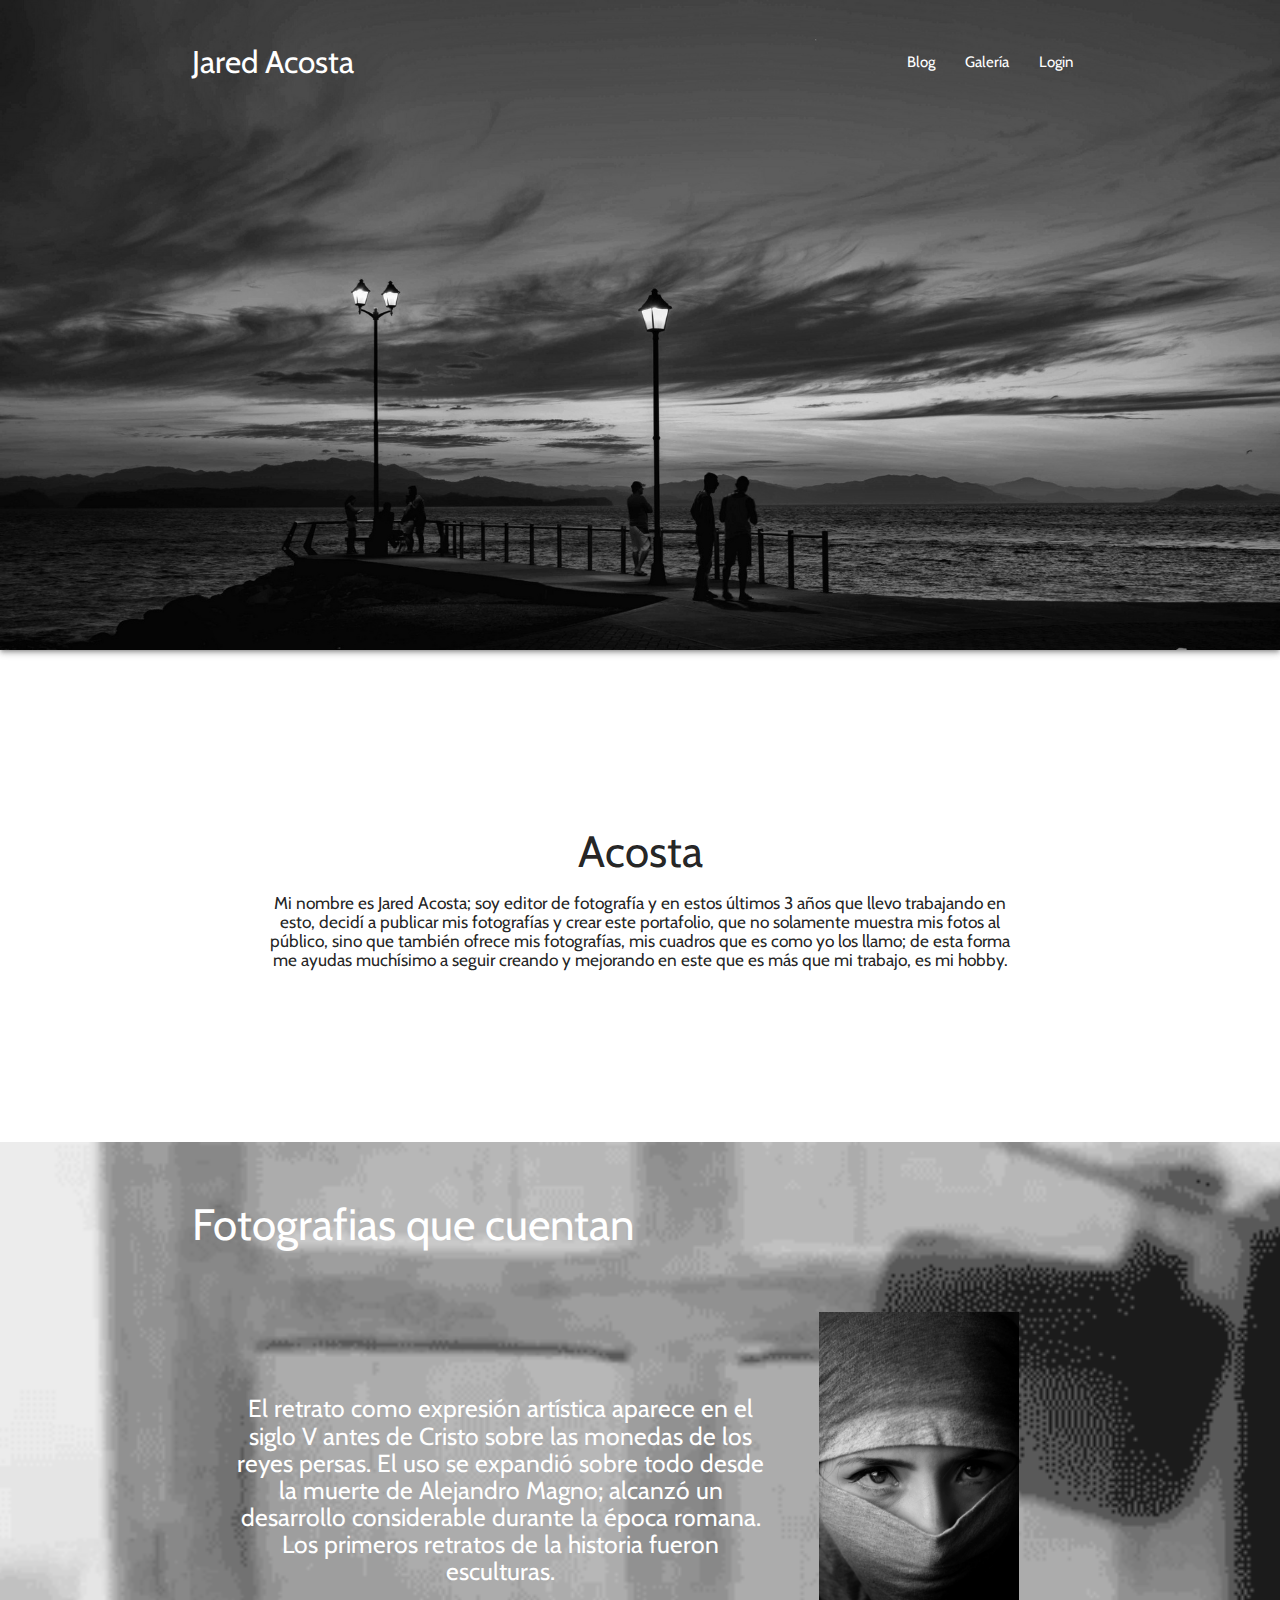
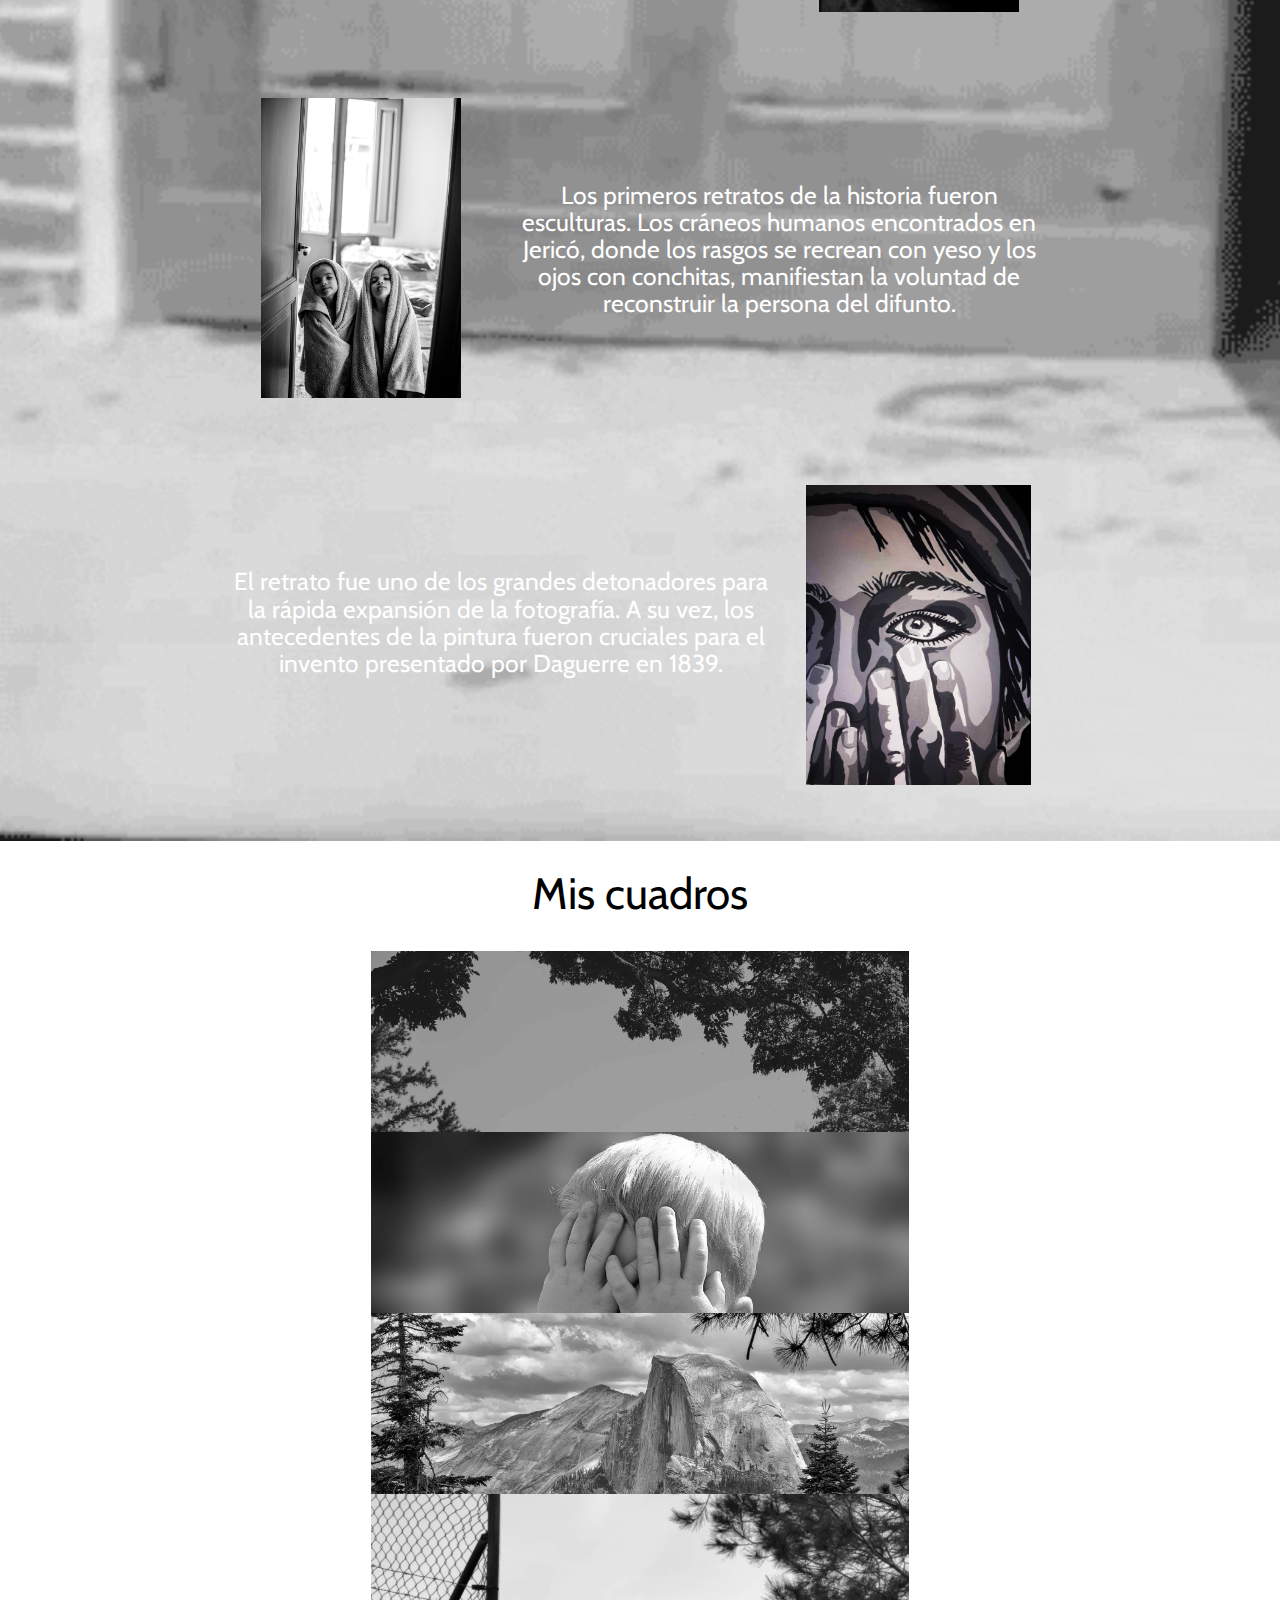
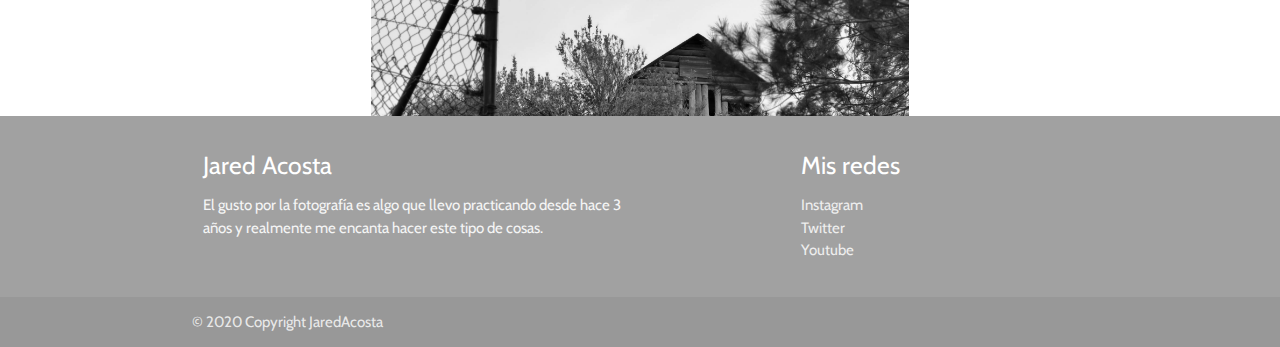
<file: index.html>
<!DOCTYPE html>
<html lang="es">
<head>
    <meta charset="UTF-8">
    <meta name="viewport" content="width=device-width, initial-scale=1.0">
    <title>Acosta</title>

    <link rel="preconnect" href="https://fonts.gstatic.com">
    <link href="https://fonts.googleapis.com/css2?family=Cabin:wght@500&display=swap" rel="stylesheet">
    <link href="https://fonts.googleapis.com/icon?family=Material+Icons" rel="stylesheet">
    <link rel="stylesheet" href="https://cdnjs.cloudflare.com/ajax/libs/materialize/1.0.0/css/materialize.min.css">
    <link rel="stylesheet" href="/styles/styles.css">

</head>
<body>

  <header>
    <nav>
      <div class="nav-wrapper">
        <div class="container">
          <a href="#" class="space1 brand-logo">Jared Acosta</a>
          <ul id="nav-mobile" class="right space1">
            <li><a href="blog.html">Blog</a></li>
            <li><a href="galeria.html">Galería</a></li>
            <li><a href="mas.html">Login</a></li>
          </ul>
        </div>
        <section class="header-main-pic z-depth-2"></section>
      </div>
    </nav>
  </header>

  <section class="container">
    <div class="primeraparte">
      <h3 class="center">Acosta</h3>
      <div class="col s12 m6 l4 center">
        <h6>Mi nombre es Jared Acosta; soy editor de fotografía y en estos últimos 3 años que llevo trabajando en esto, decidí a publicar mis fotografías y crear este portafolio, que no solamente muestra mis fotos al público, sino que también ofrece mis fotografías, mis cuadros que es como yo los llamo; de esta forma me ayudas muchísimo a seguir creando y mejorando en este que es más que mi trabajo, es mi hobby.</h6>
      </div>
    </div>
  </section>

  <section class="fondo">
  <div class="container white-text">
    <h3 class="left letra1">Fotografias que cuentan</h3>
    <main>
        <div class="row">
          <div class="col s12 m12 l8 center">
            <h5>El retrato como expresión artística aparece en el siglo V antes de Cristo sobre las monedas de los reyes persas. El uso se expandió sobre todo desde la muerte de Alejandro Magno; alcanzó un desarrollo considerable durante la época romana. Los primeros retratos de la historia fueron esculturas.</h5>
        </div>
        <div class="col s12 m12 l4 center">
          <img class="imagencool" src="/styles/Imagenes/retrato2.jpg" alt="">
        </div>
        </div>
    </main>
      
  <main class="voltear">
    <div class="row">
      <div class="col s12 m12 l4 center hide-on-med-only hide-on-small-only">
        <img class="imagencool" src="/styles/Imagenes/dos personas.jpg" alt="">
      </div>
      <div class="col s12 m12 l8 center">
        <h5>Los primeros retratos de la historia fueron esculturas. Los cráneos humanos encontrados en Jericó, donde los rasgos se recrean con yeso y los ojos con conchitas, manifiestan la voluntad de reconstruir la persona del difunto.</h5>
      </div>
      <div class="col s12 m12 l4 center show-on-small hide-on-large-only">
        <img class="imagencool" src="/styles/Imagenes/dos personas.jpg" alt="">
      </div>
    </div>
  </main>
    
    <main>
      <div class="row">
        <div class=" valign-wrapper col s12 m12 l8 center">
          <h5>El retrato fue uno de los grandes detonadores para la rápida expansión de la fotografía. A su vez, los antecedentes de la pintura fueron cruciales para el invento presentado por Daguerre en 1839.</h5>
        </div>
        <div class="col s12 m12 l4 center">
          <img class="imagencool" src="/styles/Imagenes/Face.jpg" alt="">
        </div>
      </div>
    </main>
  </div>
  </section>

  <section class="container col s12">
    <h3 class="center"><a class="black-text" href="galeria.html">Mis cuadros</a></h3>
      <div class="container-2">
        <div class="item"><img src="/styles/Imagenes/silla.jpg" alt=""></div>
        <div class="item"><img src="/styles/Imagenes/Retrato bebe.jpg" alt=""></div>
        <div class="item"><img src="/styles/Imagenes/paiseaje.jpg" alt=""></div>
        <div class="item"><img src="/styles/Imagenes/colourised.jpg" alt=""></div>
      </div>
  </section>
  
  <footer class="page-footer">
    <div class="container">
      <div class="row">
        <div class="col l6 s12">
          <h5 class="white-text">Jared Acosta</h5>
          <p class="grey-text text-lighten-4">El gusto por la fotografía es algo que llevo practicando desde hace 3 años y realmente me encanta hacer este tipo de cosas.</p>
        </div>
        <div class="col l4 offset-l2 s12">
          <h5 class="white-text">Mis redes</h5>
          <ul>
            <li><a class="grey-text text-lighten-3" href="https://www.instagram.com/jaredacosta._/">Instagram</a></li>
            <li><a class="grey-text text-lighten-3" href="https://mobile.twitter.com/jaredacosta_">Twitter</a></li>
            <li><a class="grey-text text-lighten-3" href="https://youtu.be/SMhiEIdZyJk">Youtube</a></li>
          </ul>
        </div>
      </div>
    </div>
    <div class="footer-copyright">
      <div class="container">
      © 2020 Copyright JaredAcosta
      </div>
    </div>
  </footer>

  <script src="https://cdnjs.cloudflare.com/ajax/libs/materialize/1.0.0/js/materialize.min.js"></script>
</body>
</html>
</file>
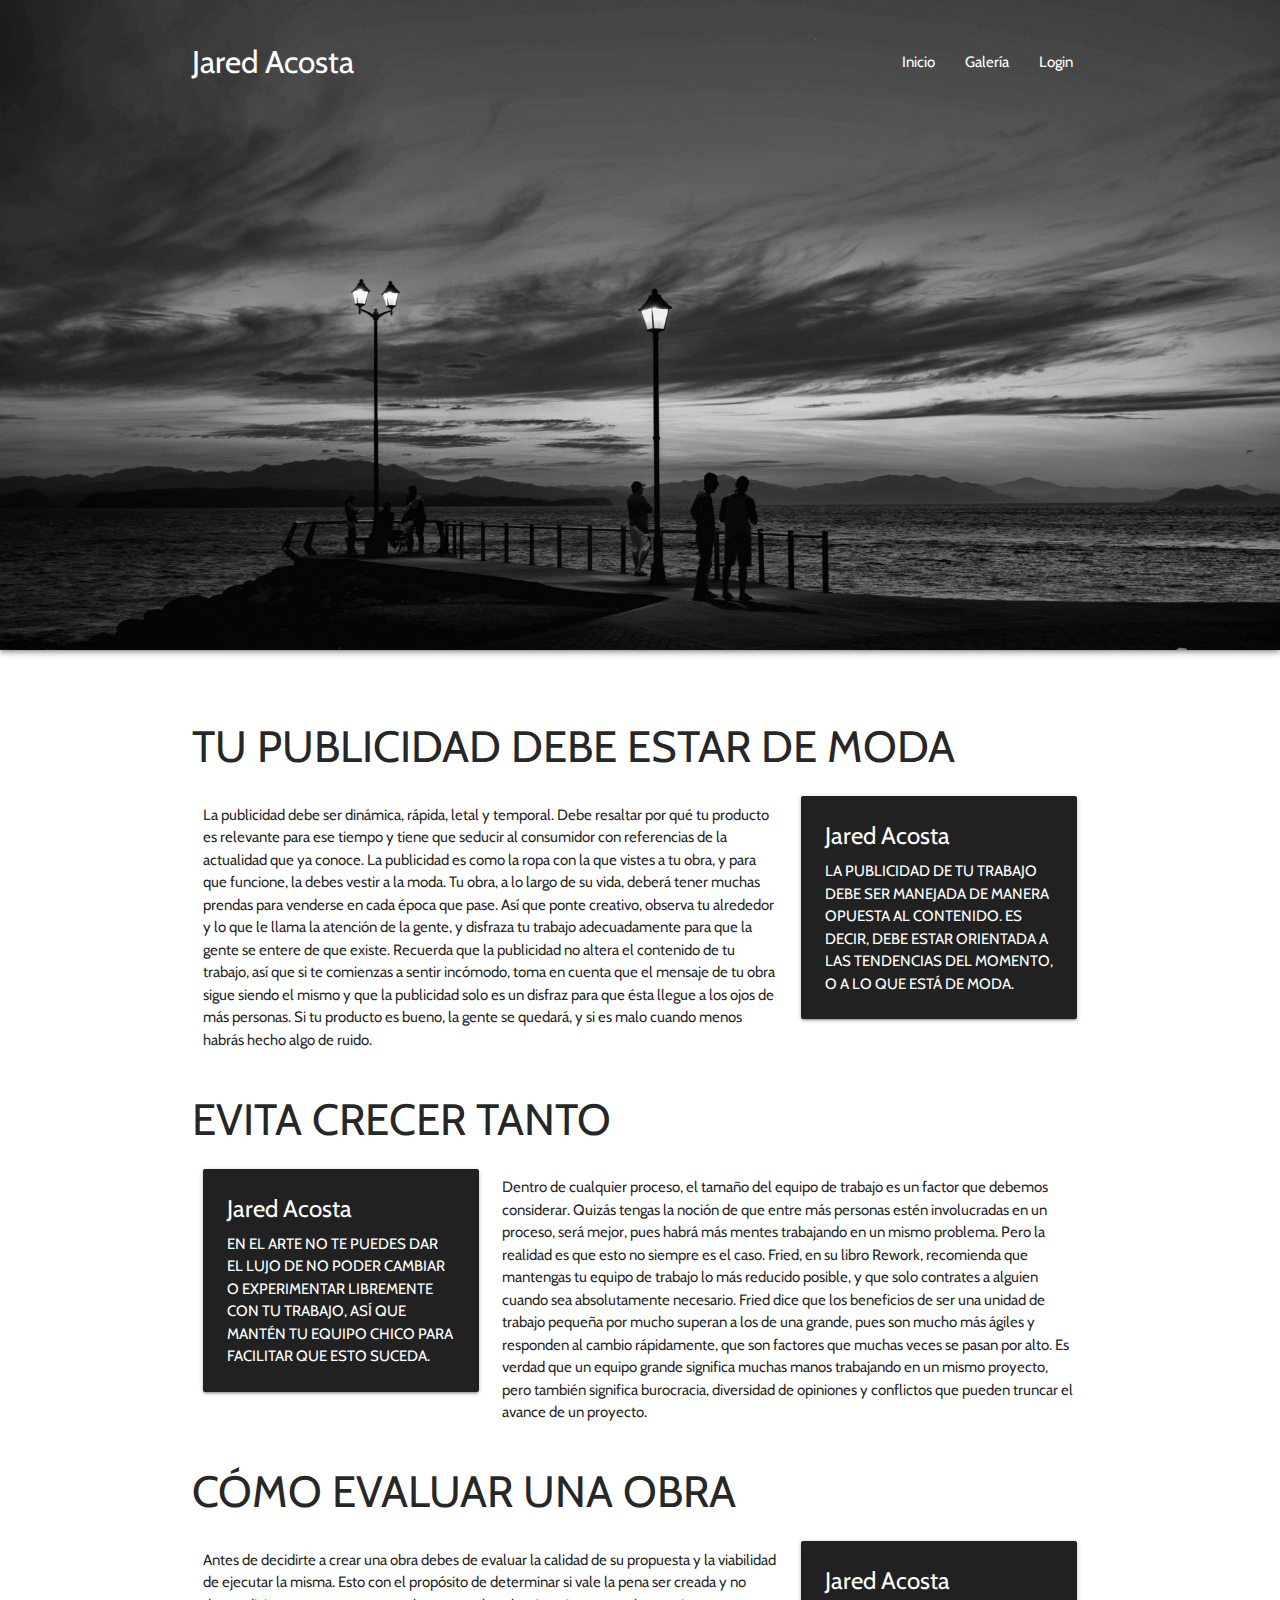
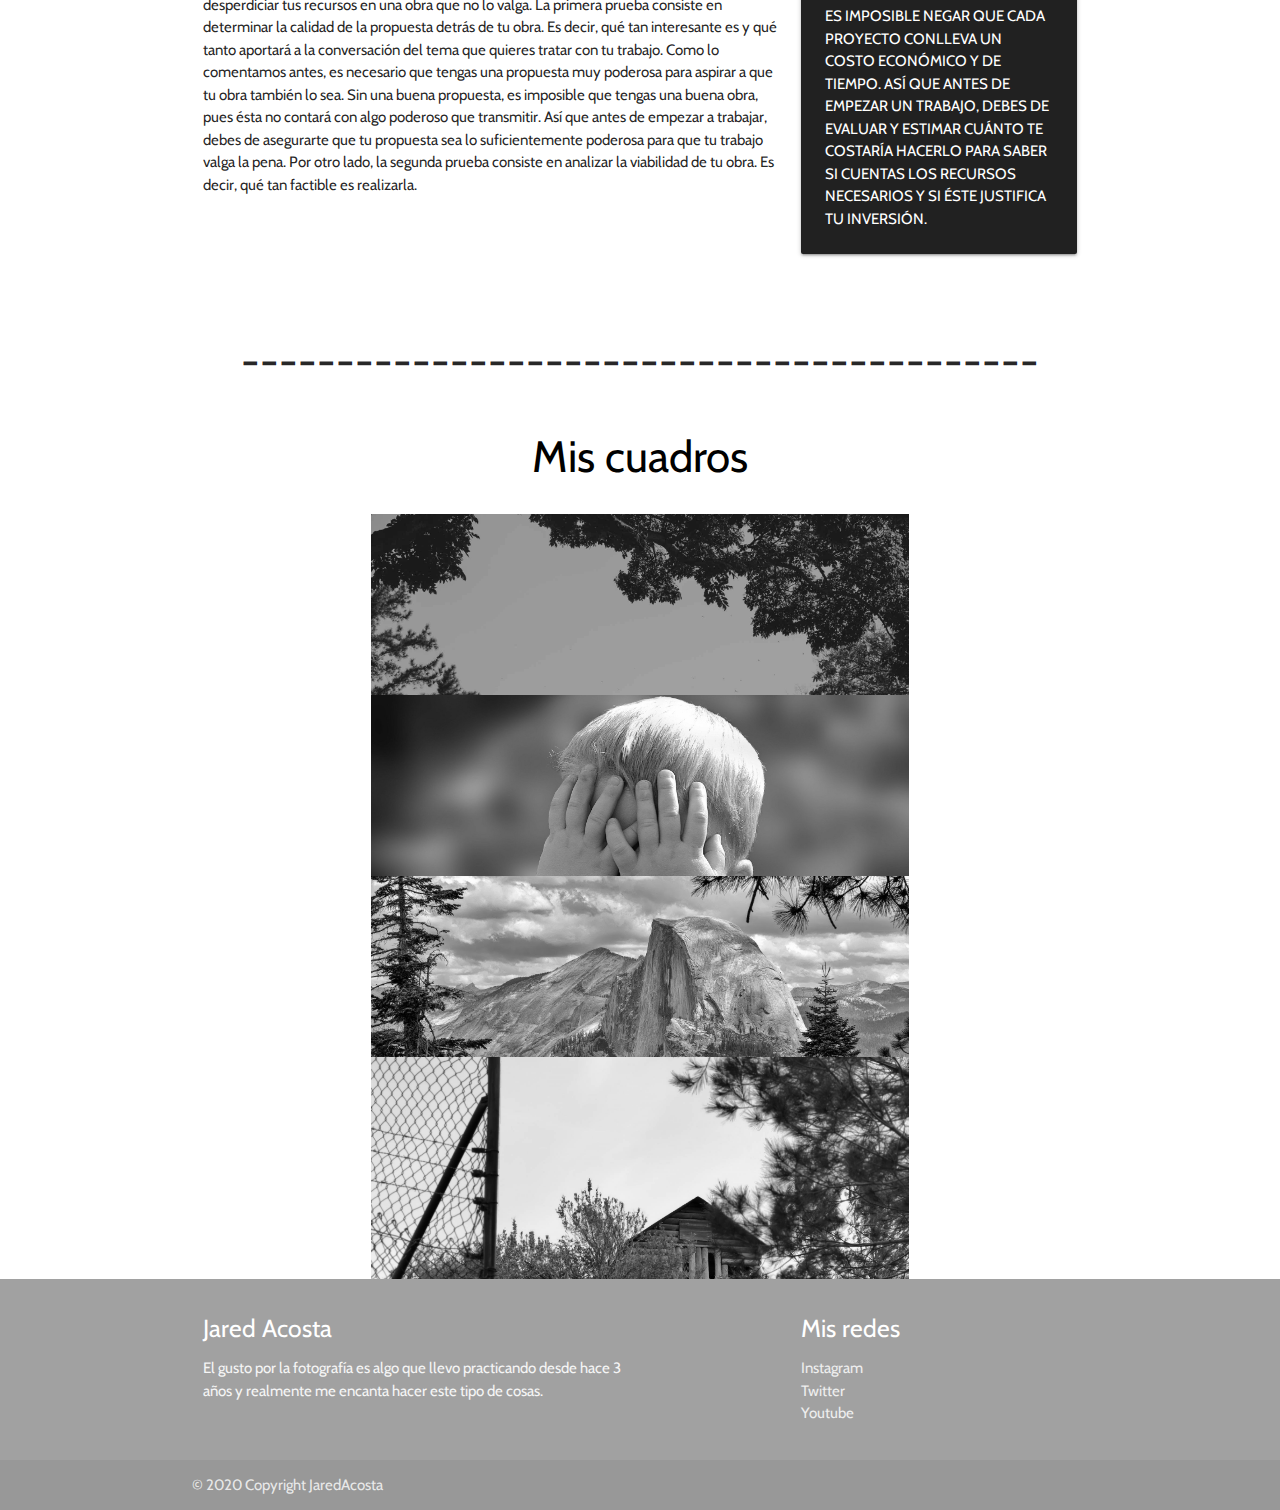
<file: blog.html>
<!DOCTYPE html>
<html lang="es">
<head>
    <meta charset="UTF-8">
    <meta name="viewport" content="width=device-width, initial-scale=1.0">
    <title>Acosta</title>

    <link rel="preconnect" href="https://fonts.gstatic.com">
    <link href="https://fonts.googleapis.com/css2?family=Cabin:wght@500&display=swap" rel="stylesheet">
    <link href="https://fonts.googleapis.com/icon?family=Material+Icons" rel="stylesheet">
    <link rel="stylesheet" href="https://cdnjs.cloudflare.com/ajax/libs/materialize/1.0.0/css/materialize.min.css">
    <link rel="stylesheet" href="/styles/styles.css">

</head>
<body>

  <header>
    <nav>
      <div class="nav-wrapper">
        <div class="container">
          <a href="#" class="space1 brand-logo">Jared Acosta</a>
          <ul id="nav-mobile" class="right space1">
            <li><a href="index.html">Inicio</a></li>
            <li><a href="galeria.html">Galería</a></li>
            <li><a href="mas.html">Login</a></li>
          </ul>
        </div>
        <section class="header-main-pic z-depth-2"></section>
      </div>
    </nav>
  </header>

  <section class="container">
      <div class="row">
          <h3>TU PUBLICIDAD DEBE ESTAR DE MODA</h3>
          <div class="col s12 m12 l8">
              <p>La publicidad debe ser dinámica, rápida, letal y temporal. Debe resaltar por qué tu producto es relevante para ese tiempo y tiene que seducir al consumidor con referencias de la actualidad que ya conoce.

                La publicidad es como la ropa con la que vistes a tu obra, y para que funcione, la debes vestir a la moda. Tu obra, a lo largo de su vida, deberá tener muchas prendas para venderse en cada época que pase.
                
                Así que ponte creativo, observa tu alrededor y lo que le llama la atención de la gente, y disfraza tu trabajo adecuadamente para que la gente se entere de que existe.
                
                Recuerda que la publicidad no altera el contenido de tu trabajo, así que si te comienzas a sentir incómodo, toma en cuenta que el mensaje de tu obra sigue siendo el mismo y que la publicidad solo es un disfraz para que ésta llegue a los ojos de más personas.
                
                Si tu producto es bueno, la gente se quedará, y si es malo cuando menos habrás hecho algo de ruido.</p>
            </div>
            <div class="col s12 l4">
                <div class="row">
                    <div class="col s12">
                        <div class="card grey darken-4">
                            <div class="card-content white-text">
                                <span class="card-title">Jared Acosta</span>
                                <p>LA PUBLICIDAD DE TU TRABAJO DEBE SER MANEJADA DE MANERA OPUESTA AL CONTENIDO. ES DECIR, DEBE ESTAR ORIENTADA A LAS TENDENCIAS DEL MOMENTO, O A LO QUE ESTÁ DE MODA.</p>
                            </div>
                        </div>
                    </div>
                </div>
            </div>
        </div>

        <div class="row">
            <h3>EVITA CRECER TANTO</h3>
            <div class="col s12 l4 hide-on-med-only hide-on-small-only">
                <div class="row">
                    <div class="col s12">
                        <div class="cartita card grey darken-4">
                            <div class="card-content white-text">
                                <span class="card-title">Jared Acosta</span>
                                <p>EN EL ARTE NO TE PUEDES DAR EL LUJO DE NO PODER CAMBIAR O EXPERIMENTAR LIBREMENTE CON TU TRABAJO, ASÍ QUE MANTÉN TU EQUIPO CHICO PARA FACILITAR QUE ESTO SUCEDA.</p>
                            </div>
                        </div>
                    </div>
                </div>
            </div>
            <div class="col s12 m12 l8">
                <p>Dentro de cualquier proceso, el tamaño del equipo de trabajo es un factor que debemos considerar.

                    Quizás tengas la noción de que entre más personas estén involucradas en un proceso, será mejor, pues habrá más mentes trabajando en un mismo problema. Pero la realidad es que esto no siempre es el caso.
                    
                    Fried, en su libro Rework, recomienda que mantengas tu equipo de trabajo lo más reducido posible, y que solo contrates a alguien cuando sea absolutamente necesario.
                    
                    Fried dice que los beneficios de ser una unidad de trabajo pequeña por mucho superan a los de una grande, pues son mucho más ágiles y responden al cambio rápidamente, que son factores que muchas veces se pasan por alto.
                    
                    Es verdad que un equipo grande significa muchas manos trabajando en un mismo proyecto, pero también significa burocracia, diversidad de opiniones y conflictos que pueden truncar el avance de un proyecto.</p>
              </div>

              <div class="col s12 l4 show-on-small hide-on-large-only">
                <div class="row">
                    <div class="col s12">
                        <div class="cartita card grey darken-4">
                            <div class="card-content white-text">
                                <span class="card-title">Jared Acosta</span>
                                <p>EN EL ARTE NO TE PUEDES DAR EL LUJO DE NO PODER CAMBIAR O EXPERIMENTAR LIBREMENTE CON TU TRABAJO, ASÍ QUE MANTÉN TU EQUIPO CHICO PARA FACILITAR QUE ESTO SUCEDA.</p>
                            </div>
                        </div>
                    </div>
                </div>
            </div>
          </div>

          <div class="row">
            <h3>CÓMO EVALUAR UNA OBRA</h3>
            <div class="col s12 m12 l8">
                <p>Antes de decidirte a crear una obra debes de evaluar la calidad de su propuesta y la viabilidad de ejecutar la misma. Esto con el propósito de determinar si vale la pena ser creada y no desperdiciar tus recursos en una obra que no lo valga.

                    La primera prueba consiste en determinar la calidad de la propuesta detrás de tu obra. Es decir, qué tan interesante es y qué tanto aportará a la conversación del tema que quieres tratar con tu trabajo.
                    
                    Como lo comentamos antes, es necesario que tengas una propuesta muy poderosa para aspirar a que tu obra también lo sea. Sin una buena propuesta, es imposible que tengas una buena obra, pues ésta no contará con algo poderoso que transmitir.
                    
                    Así que antes de empezar a trabajar, debes de asegurarte que tu propuesta sea lo suficientemente poderosa para que tu trabajo valga la pena. 
                    
                    Por otro lado, la segunda prueba consiste en analizar la viabilidad de tu obra. Es decir, qué tan factible es realizarla.</p>
              </div>
              <div class="col s12 l4">
                  <div class="row">
                      <div class="col s12">
                          <div class="card grey darken-4">
                              <div class="card-content white-text">
                                  <span class="card-title">Jared Acosta</span>
                                  <p>ES IMPOSIBLE NEGAR QUE CADA PROYECTO CONLLEVA UN COSTO ECONÓMICO Y DE TIEMPO. ASÍ QUE ANTES DE EMPEZAR UN TRABAJO, DEBES DE EVALUAR Y ESTIMAR CUÁNTO TE COSTARÍA HACERLO PARA SABER SI CUENTAS LOS RECURSOS NECESARIOS Y SI ÉSTE JUSTIFICA TU INVERSIÓN.</p>
                              </div>
                          </div>
                      </div>
                  </div>
              </div>
          </div>
    </section>

    <div class="center"><h3>------------------------------------------</h3></div>

    <section class="container col s12">
        <h3 class="center"><a class="black-text" href="galeria.html">Mis cuadros</a></h3>
          <div class="container-2">
            <div class="item"><img src="/styles/Imagenes/silla.jpg" alt=""></div>
            <div class="item"><img src="/styles/Imagenes/Retrato bebe.jpg" alt=""></div>
            <div class="item"><img src="/styles/Imagenes/paiseaje.jpg" alt=""></div>
            <div class="item"><img src="/styles/Imagenes/colourised.jpg" alt=""></div>
          </div>
      </section>
            
  <footer class="page-footer">
    <div class="container">
      <div class="row">
        <div class="col l6 s12">
          <h5 class="white-text">Jared Acosta</h5>
          <p class="grey-text text-lighten-4">El gusto por la fotografía es algo que llevo practicando desde hace 3 años y realmente me encanta hacer este tipo de cosas.</p>
        </div>
        <div class="col l4 offset-l2 s12">
          <h5 class="white-text">Mis redes</h5>
          <ul>
            <li><a class="grey-text text-lighten-3" href="https://www.instagram.com/jaredacosta._/">Instagram</a></li>
            <li><a class="grey-text text-lighten-3" href="https://mobile.twitter.com/jaredacosta_">Twitter</a></li>
            <li><a class="grey-text text-lighten-3" href="https://youtu.be/SMhiEIdZyJk">Youtube</a></li>
          </ul>
        </div>
      </div>
    </div>
    <div class="footer-copyright">
      <div class="container">
      © 2020 Copyright JaredAcosta
      </div>
    </div>
  </footer>

  <script src="https://cdnjs.cloudflare.com/ajax/libs/materialize/1.0.0/js/materialize.min.js"></script>
</body>
</html>
</file>
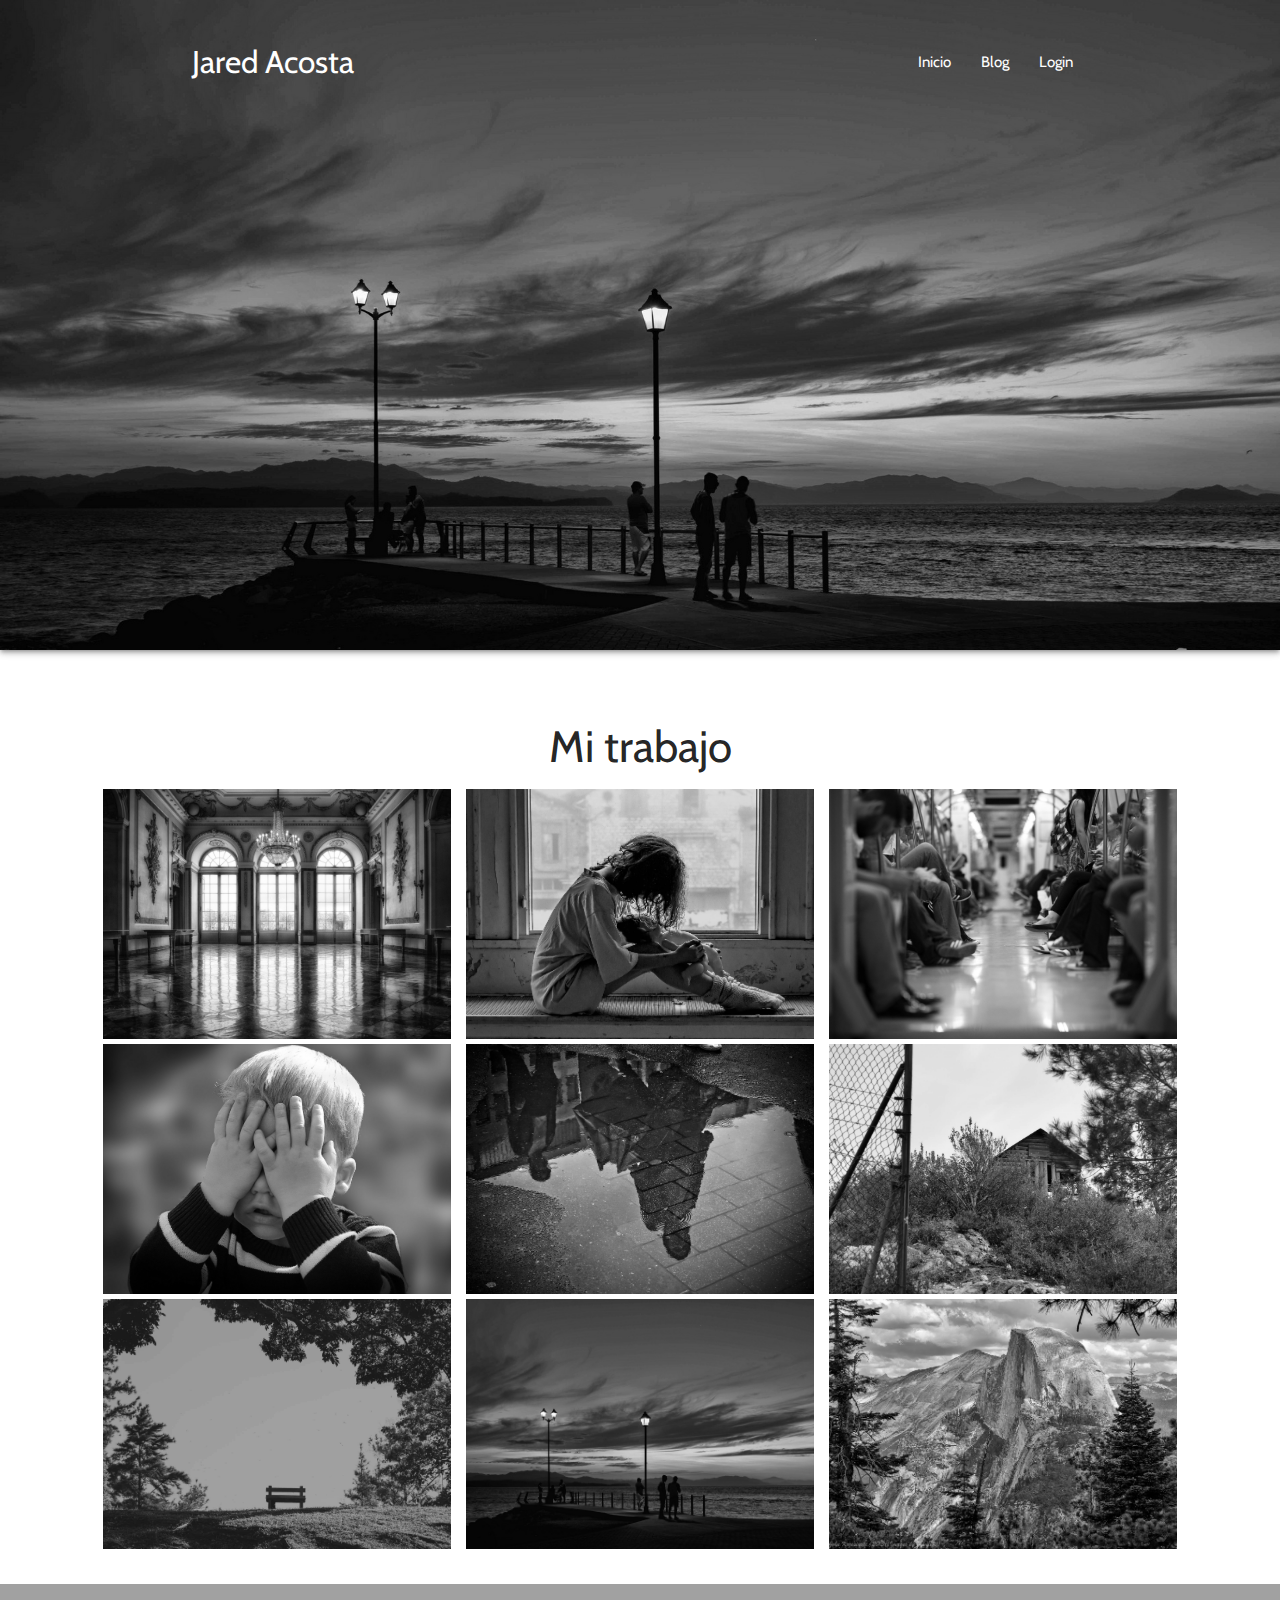
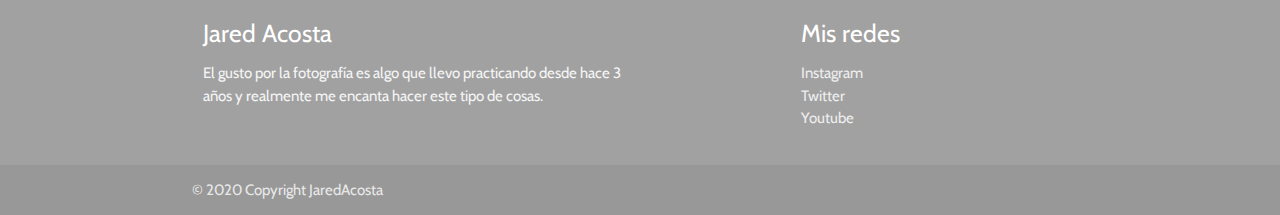
<file: galeria.html>
<!DOCTYPE html>
<html lang="es">
<head>
    <meta charset="UTF-8">
    <meta name="viewport" content="width=device-width, initial-scale=1.0">
    <title>Acosta</title>

    <link rel="preconnect" href="https://fonts.gstatic.com">
    <link href="https://fonts.googleapis.com/css2?family=Cabin:wght@500&display=swap" rel="stylesheet">
    <link href="https://fonts.googleapis.com/icon?family=Material+Icons" rel="stylesheet">
    <link rel="stylesheet" href="https://cdnjs.cloudflare.com/ajax/libs/materialize/1.0.0/css/materialize.min.css">
    <link rel="stylesheet" href="/styles/styles.css">

</head>
<body>

  <header>
    <nav>
      <div class="nav-wrapper">
        <div class="container">
          <a href="#" class="space1 brand-logo">Jared Acosta</a>
          <ul id="nav-mobile" class="right space1">
            <li><a href="index.html">Inicio</a></li>
            <li><a href="blog.html">Blog</a></li>
            <li><a href="mas.html">Login</a></li>
          </ul>
        </div>
        <section class="header-main-pic z-depth-2"></section>
      </div>
    </nav>
  </header>

  <section class="galeria">
      <h3 class="center">Mi trabajo</h3>
    <div class="contenedor-imagenes">
        <div class="imagen">
            <img src="/styles/Imagenes/uno.jpg" alt="">
            <a href="mas.html">
              <div class="overlay">
                <h2>Comprar</h2>
              </div>
            </a>
        </div>
        <div class="imagen">
            <img src="/styles/Imagenes/dos.jpg" alt="">
            <a href="mas.html">
              <div class="overlay">
                <h2>Comprar</h2>
              </div>
            </a>
        </div>
        <div class="imagen">
            <img src="/styles/Imagenes/tres.jpg" alt="">
            <a href="mas.html">
              <div class="overlay">
                <h2>Comprar</h2>
              </div>
            </a>
        </div>
        <div class="imagen">
            <img src="/styles/Imagenes/Retrato bebe.jpg" alt="">
            <a href="mas.html">
              <div class="overlay">
                <h2>Comprar</h2>
              </div>
            </a>
        </div>
        <div class="imagen">
            <img src="/styles/Imagenes/lluvia.jpg" alt="">
            <a href="mas.html">
              <div class="overlay">
                <h2>Comprar</h2>
              </div>
            </a>
        </div>
        <div class="imagen">
            <img src="/styles/Imagenes/colourised.jpg" alt="">
            <a href="mas.html">
              <div class="overlay">
                <h2>Comprar</h2>
              </div>
            </a>
        </div>
        <div class="imagen">
            <img src="/styles/Imagenes/silla.jpg" alt="">
            <a href="mas.html">
              <div class="overlay">
                <h2>Comprar</h2>
              </div>
            </a>
        </div>
        <div class="imagen">
            <img src="/styles/Imagenes/Noche.jpg" alt="">
            <a href="mas.html">
              <div class="overlay">
                <h2>Comprar</h2>
              </div>
            </a>
        </div>
        <div class="imagen">
            <img src="/styles/Imagenes/paiseaje.jpg" alt="">
            <a href="mas.html">
              <div class="overlay">
                <h2>Comprar</h2>
              </div>
            </a>
        </div>
    </div>
  </section>

  <footer class="page-footer">
    <div class="container">
      <div class="row">
        <div class="col l6 s12">
          <h5 class="white-text">Jared Acosta</h5>
          <p class="grey-text text-lighten-4">El gusto por la fotografía es algo que llevo practicando desde hace 3 años y realmente me encanta hacer este tipo de cosas.</p>
        </div>
        <div class="col l4 offset-l2 s12">
          <h5 class="white-text">Mis redes</h5>
          <ul>
            <li><a class="grey-text text-lighten-3" href="https://www.instagram.com/jaredacosta._/">Instagram</a></li>
            <li><a class="grey-text text-lighten-3" href="https://mobile.twitter.com/jaredacosta_">Twitter</a></li>
            <li><a class="grey-text text-lighten-3" href="https://youtu.be/SMhiEIdZyJk">Youtube</a></li>
          </ul>
        </div>
      </div>
    </div>
    <div class="footer-copyright">
      <div class="container">
      © 2020 Copyright JaredAcosta
      </div>
    </div>
  </footer>

  <script src="https://cdnjs.cloudflare.com/ajax/libs/materialize/1.0.0/js/materialize.min.js"></script>
</body>
</html>
</file>
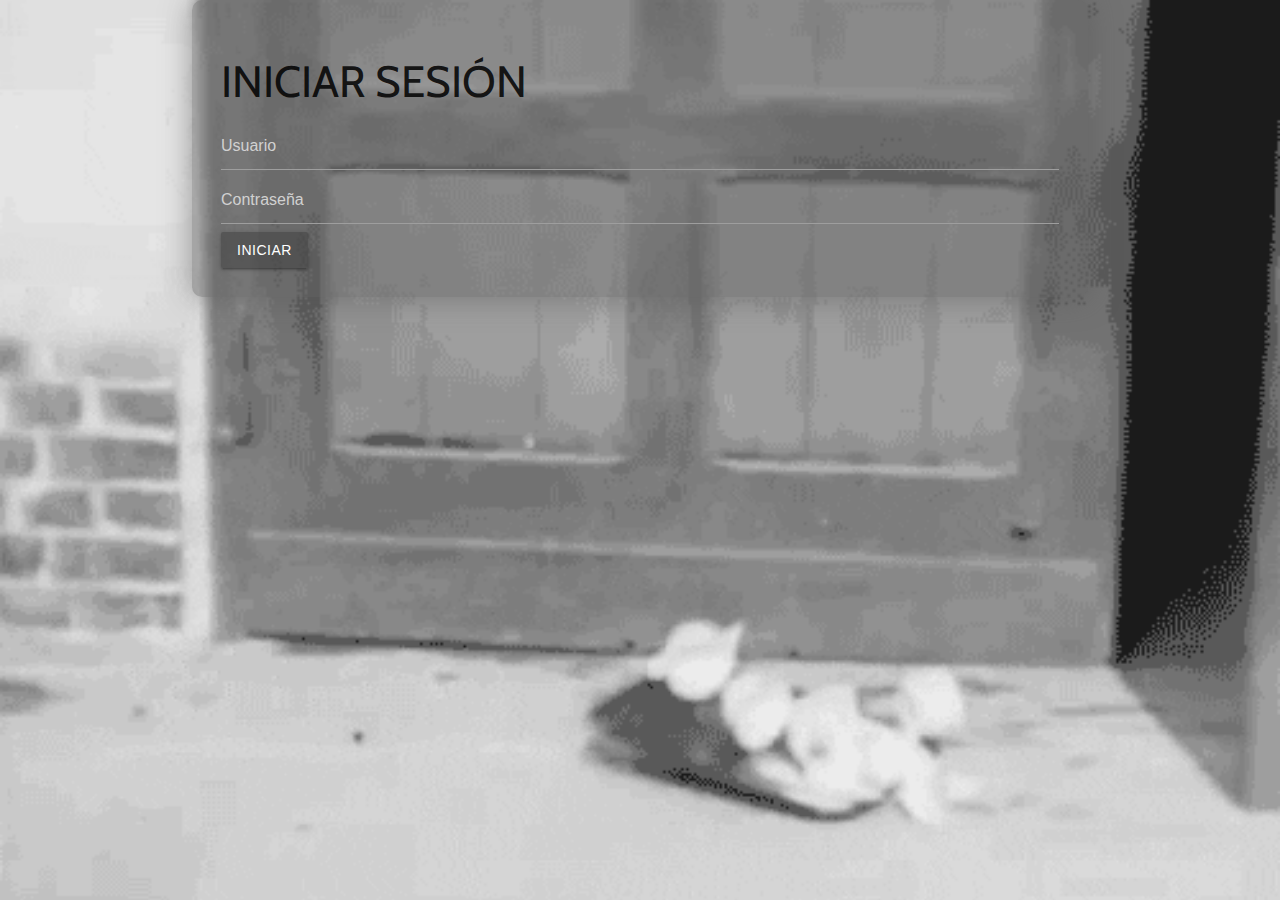
<file: mas.html>
<!DOCTYPE html>
<html lang="es">
<head>
    <meta charset="UTF-8">
    <meta name="viewport" content="width=device-width, initial-scale=1.0">
    <title>Acosta</title>

    <link rel="stylesheet" href="https://cdn.jsdelivr.net/npm/bootstrap@4.5.3/dist/css/bootstrap.min.css" integrity="sha384-TX8t27EcRE3e/ihU7zmQxVncDAy5uIKz4rEkgIXeMed4M0jlfIDPvg6uqKI2xXr2" crossorigin="anonymous">
    <link rel="preconnect" href="https://fonts.gstatic.com">
    <link href="https://fonts.googleapis.com/css2?family=Cabin:wght@500&display=swap" rel="stylesheet">
    <link href="https://fonts.googleapis.com/icon?family=Material+Icons" rel="stylesheet">
    <link rel="stylesheet" href="https://cdnjs.cloudflare.com/ajax/libs/materialize/1.0.0/css/materialize.min.css">
    <link rel="stylesheet" href="/styles/styles.css">

</head>
<body class="fondofinal">

   <div class="container">
     <div class="row justify-content-center pt-5 mt-5 mr-1">
       <div class="col-md-4 formulario">
         <form action="">
          <div class="form-group text-center">
            <h3 class="text-light">INICIAR SESIÓN</h3>
          </div>

          <div class="form-group mx-sm-4">
            <input type="text" class="form-control" placeholder="Usuario">
          </div>

          <div class="form-group text-light mx-sm-4">
            <input type="text" class="form-control" placeholder="Contraseña">
          </div>

          <div class="form-group mx-sm-4"> 
            <a href="galeria.html"> 
              <input type="submit" class="btn btn-block ingresar" value="INICIAR">
            </a>
          </div>
        </form>
       </div>
     </div>
   </div>

  <script src="https://code.jquery.com/jquery-3.5.1.slim.min.js" integrity="sha384-DfXdz2htPH0lsSSs5nCTpuj/zy4C+OGpamoFVy38MVBnE+IbbVYUew+OrCXaRkfj" crossorigin="anonymous"></script>
  <script src="https://cdn.jsdelivr.net/npm/bootstrap@4.5.3/dist/js/bootstrap.bundle.min.js" integrity="sha384-ho+j7jyWK8fNQe+A12Hb8AhRq26LrZ/JpcUGGOn+Y7RsweNrtN/tE3MoK7ZeZDyx" crossorigin="anonymous"></script>
  <script src="https://cdnjs.cloudflare.com/ajax/libs/materialize/1.0.0/js/materialize.min.js"></script>
</body>
</html>
</file>
<file: styles/styles.css>
html{
    font-family: 'Cabin', sans-serif;
}

body{
    margin: 0;
    padding: 0;
    display: flex;
    min-height: 100vh;
    flex-direction: column;
}
header{
    height: 100%;
    padding-bottom: 38rem;
}

.header-mini{
    padding-bottom: 1rem;
}

header nav{
    height: 100px;
    background-color: transparent;
    box-shadow: none;
}

.primeraparte{
    padding-top: 7rem;
    padding-bottom: 7rem;
}

.header-main-pic{
    width: 100%;
    height: 650px;
    background-image: url("Imagenes/Noche.jpg");
    background-repeat: no-repeat;
    background-position: center center;
    background-size: cover;
}

main{
    padding: 2rem;
}

section h6{
    padding-bottom: 4rem;
    padding-left: 5rem;
    padding-right: 5rem;
}

section h5{
    padding-top: 4.5rem;
}

.letra1{
    padding-top: 2rem;
    padding-bottom: 3rem;
}

.page-footer{
    background-color: rgb(161, 161, 161);
}

.space1{
    margin-top: 2rem;
    margin-bottom: 2rem;
}

@media (max-width:768px){
    .container .space1{
        display: flex;
        flex-direction: column;
    }
}

.imagencool{
    width: auto;
    height: 300px;
    background-repeat: no-repeat;
    background-position: center center;
    background-size: cover;
}

.fondo{
    background:url(/styles/Imagenes/giphy\ \(1\).gif);
    background-repeat: no-repeat;
    background-position: center center;
    background-size: cover;
}

.space{
    padding-top: 2rem;
    padding-right: 1rem;
}

/*Mosaico*/
.container-2{
    padding-top: 1rem;
    margin-bottom: 10rem;
    display: grid;
    grid-template: 50% 55% / 50% 50%;
    height: 100vh;
    gap: 10px 10px;
    justify-content: space-around;
    flex-wrap: wrap;
}
@media (max-width:1300px){
    .container-2{
        display: grid;
        grid-template: 30% 30% 30% 30% / 60%;
        height: 70vh;
        padding-bottom: 3rem;
    }
}

.item{
    background-color: #bebebe;
}

.item:nth-of-type(2){
    display: grid;
    grid-template: auto;
}
.item:nth-of-type(3){
    display: grid;
    grid-template: auto;
}
.item:nth-of-type(1){
    display: grid;
    grid-template: auto;
}
.item:nth-of-type(4){
    display: grid;
    grid-template: auto;
}

img{
    width: 100%;
    height: 100%;
}

/*Parte 2*/
.galeria{
    padding-bottom: 2rem;
}

.contenedor-imagenes{
    display:flex;
    width: 85%;
    margin: auto;
    justify-content: space-around;
    flex-wrap: wrap;
    border-radius:3px;
}

.contenedor-imagenes .imagen{
    width: 32%;
    position: relative;
    height:250px;
    margin-bottom:5px;
}
.imagen img{
    width: 100%;
    height:100%;
    object-fit: cover;
}

.overlay{
    position: absolute;
    bottom: 0;
    left: 0;
    background:rgba(95, 95, 95, 0.575) ;
    width: 100%;
    height: 0;
    overflow: hidden;
    transition: .5s ease;
}

.overlay h2{
    color: #fff;
    font-weight: 300;
    font-size:30px;
    position: absolute;
    top: 50%;
    left: 50%;
    text-align: center;
    transform: translate(-50%, -50%);
}

.imagen:hover .overlay{
    height: 100%;
    cursor: pointer;
}

@media screen and (max-width:1000px){
    .contenedor-imagenes{
        width: 95%;
    }
}

@media screen and (max-width:700px){
    .contenedor-imagenes{
        width: 90%;
    }
    .contenedor-imagenes .imagen{
        width: 48%;
    }
}

@media screen and (max-width:450px){
    .contenedor-imagenes{
        width: 98%;
    }
    .contenedor-imagenes .imagen{
        width: 80%;
    }
}

/*Login*/
.fondofinal{
    background-image: url(/styles/Imagenes/giphy\ \(1\).gif);
    background-repeat: no-repeat;
    background-size: cover;
    background-attachment: fixed;
}

.formulario{
    background: rgba(99, 99, 99, 0.466);
    padding: 29px;
    border-radius: 10px;
    box-shadow: 0 0 30px rgba(85, 85, 85, 0.562);
}

.ingresar{
    background: rgba(66, 66, 66, 0.575);
}
</file>
